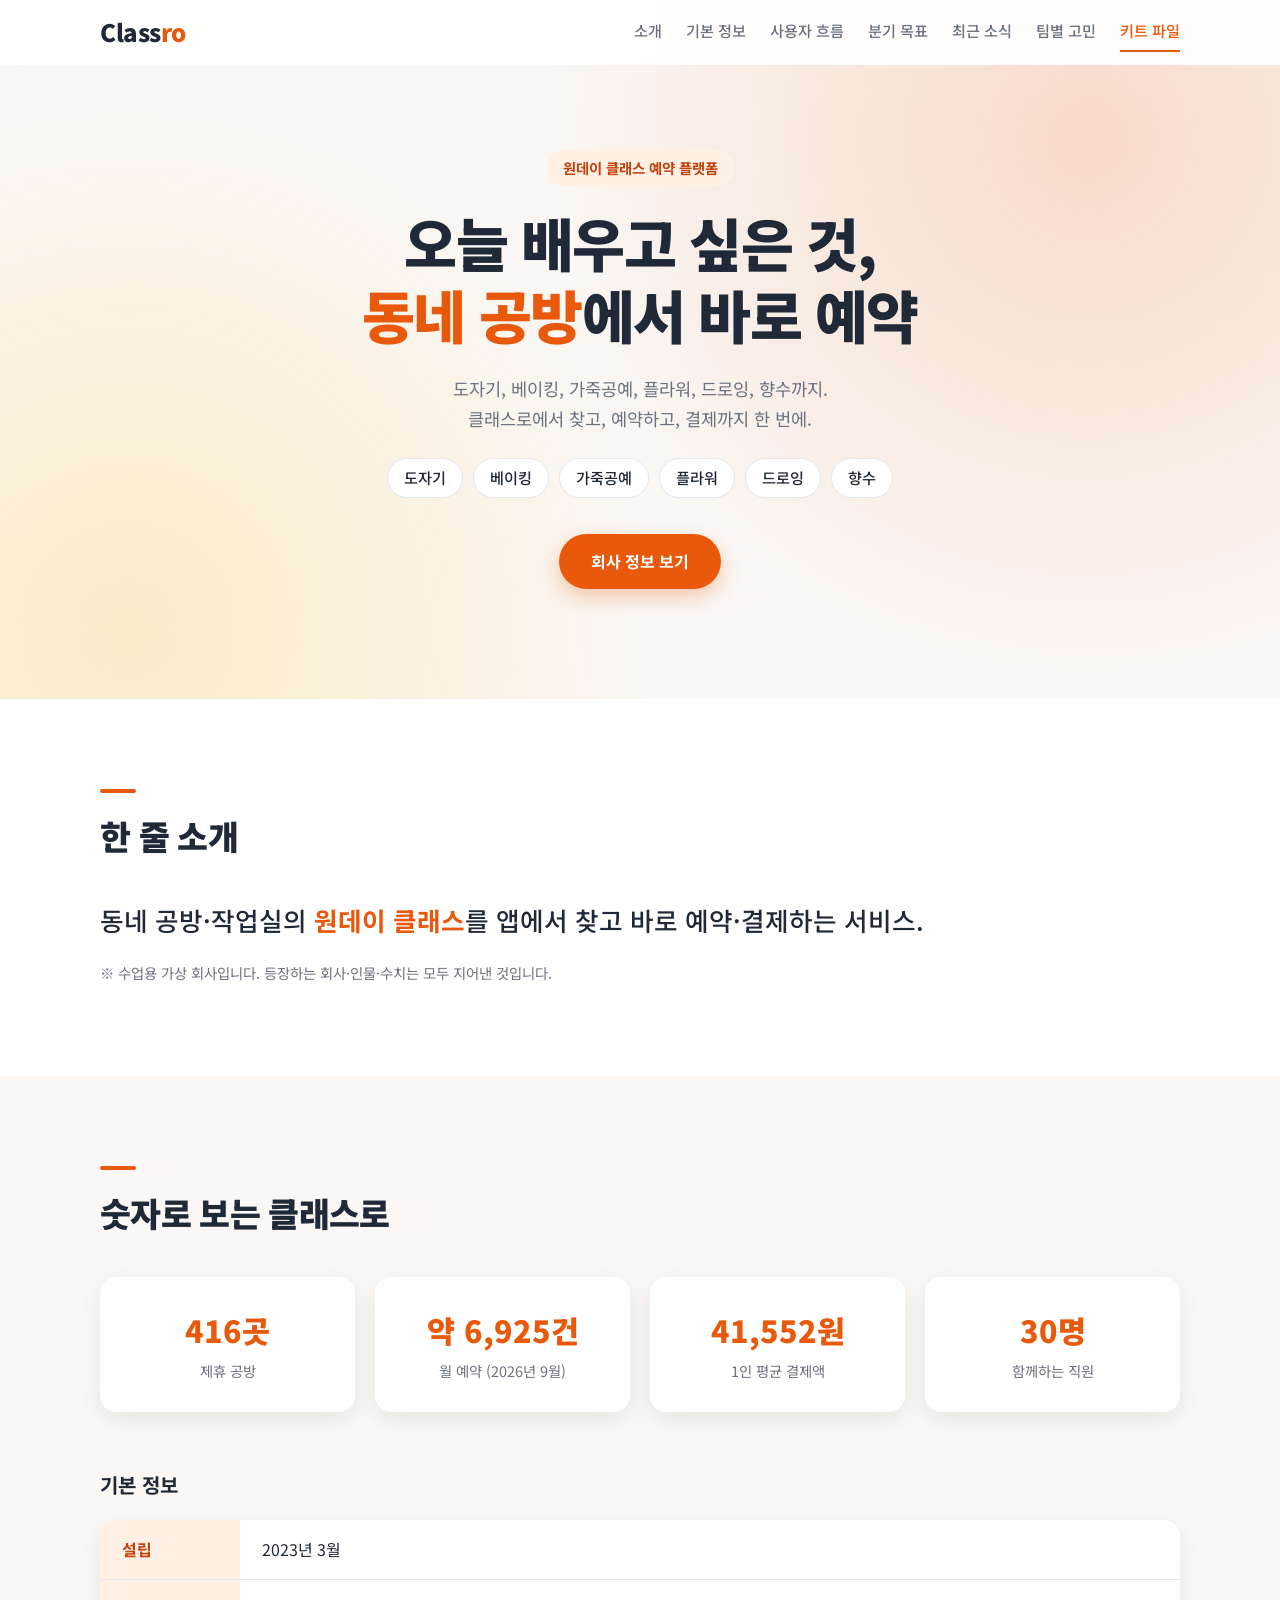
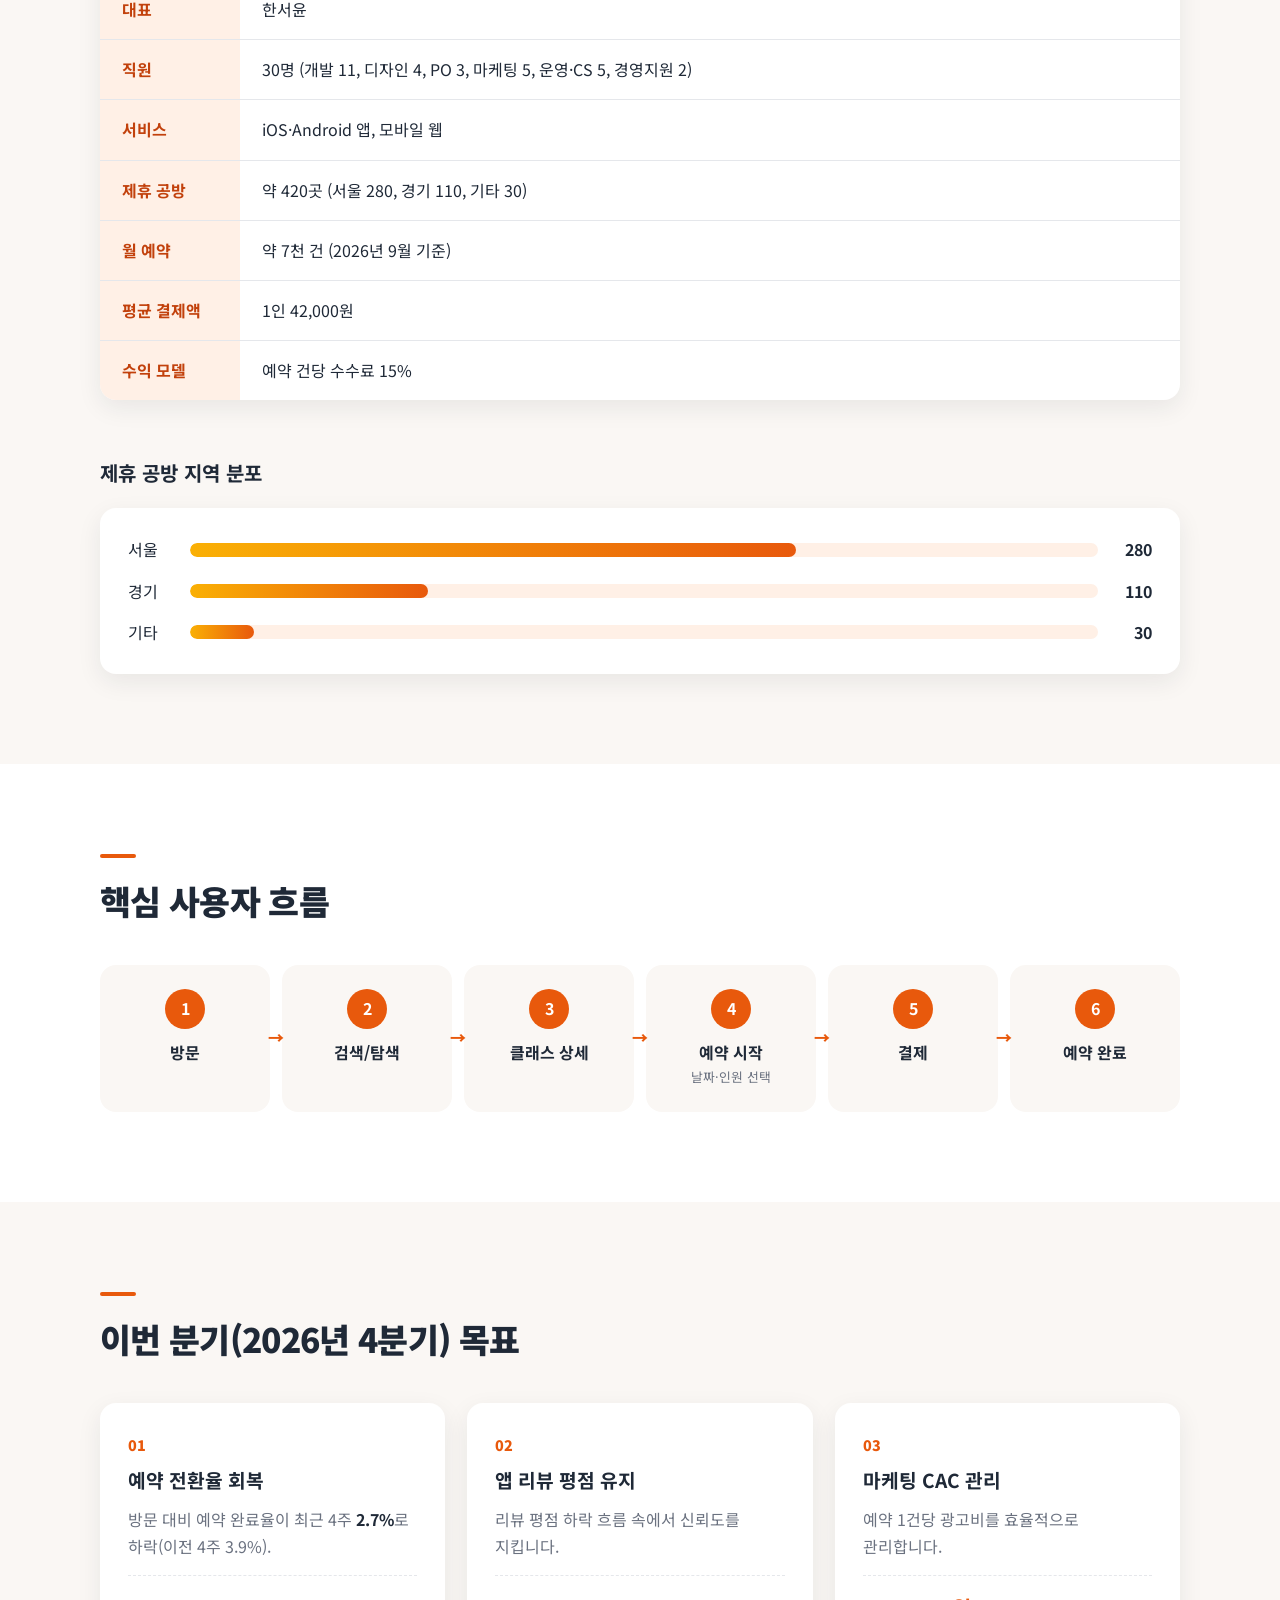
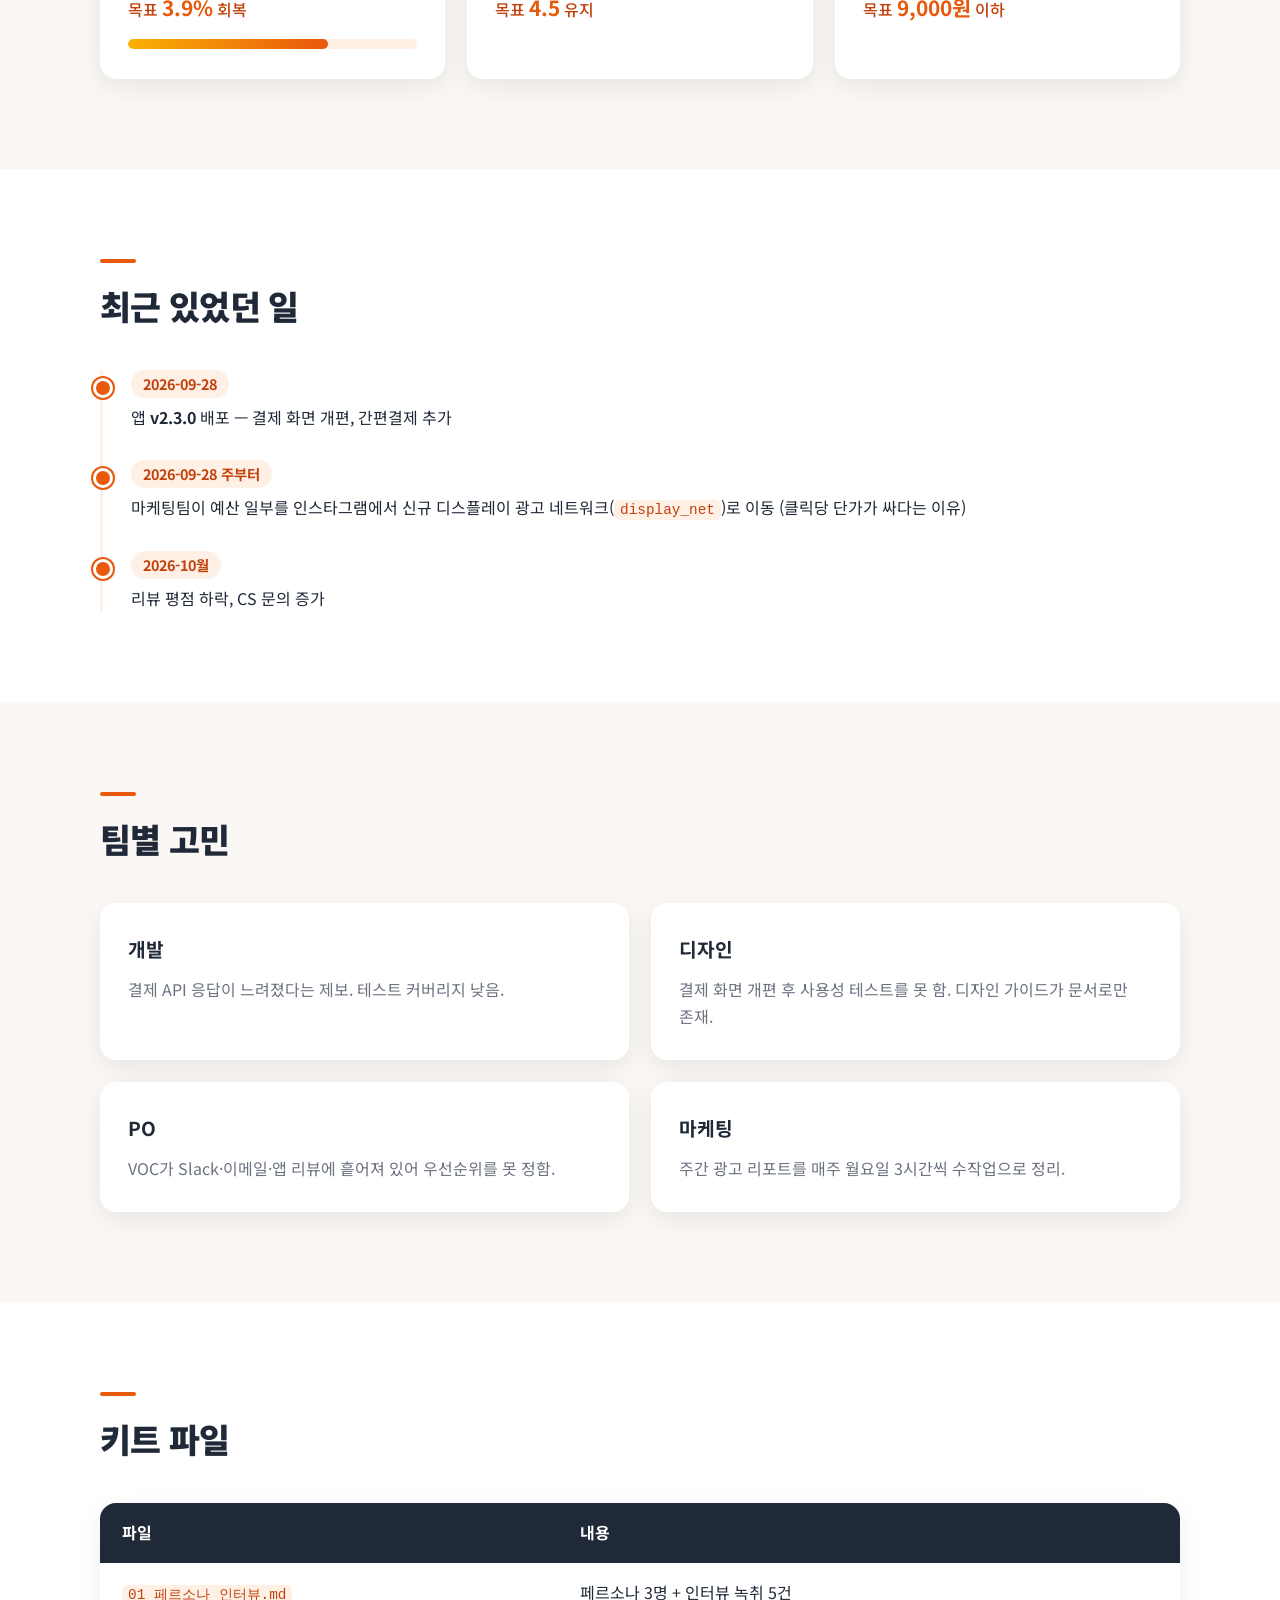
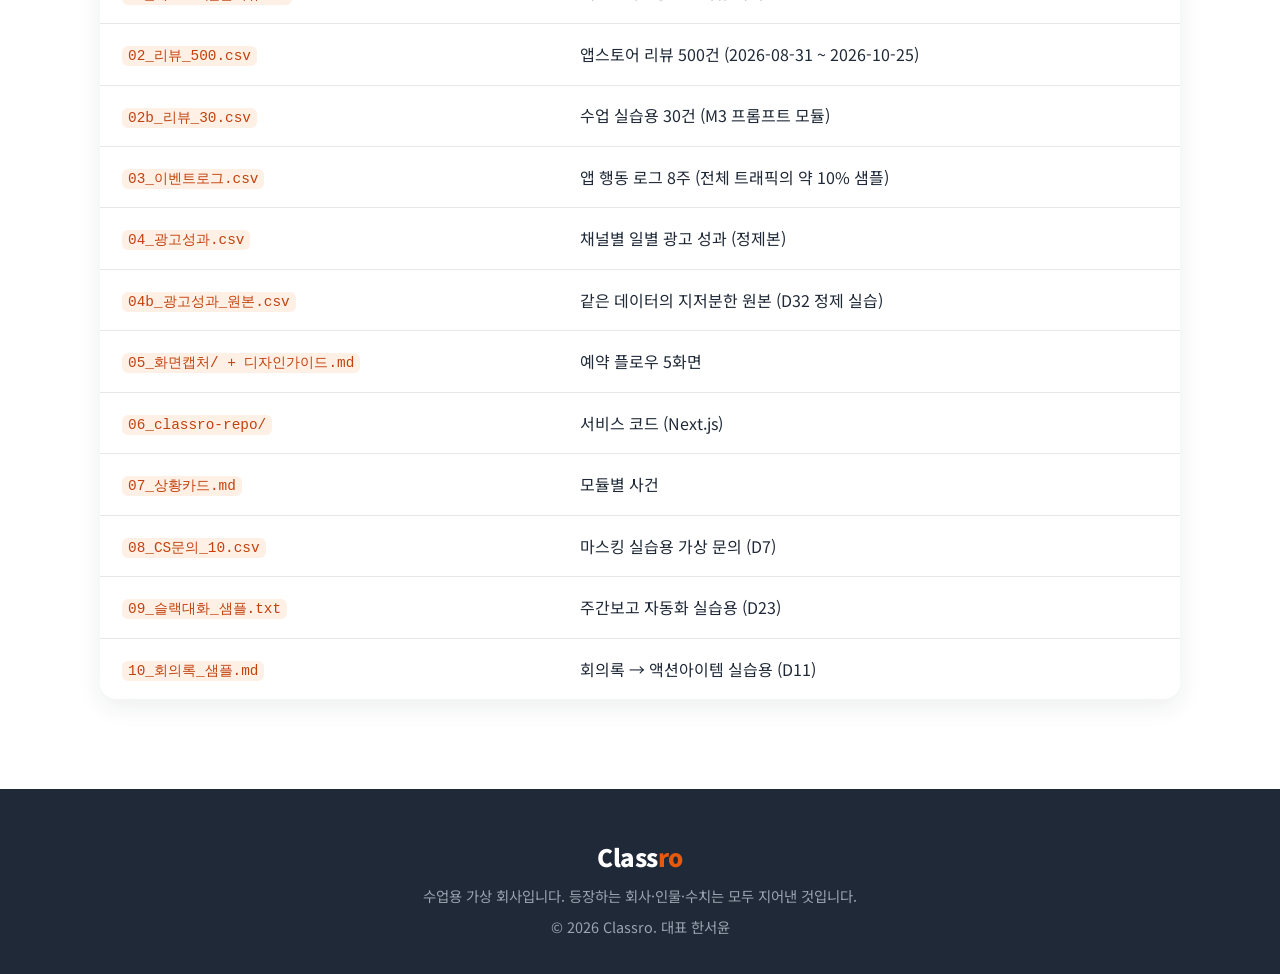
<file: index.html>
<!DOCTYPE html>
<html lang="ko">
<head>
  <meta charset="UTF-8">
  <meta name="viewport" content="width=device-width, initial-scale=1.0">
  <title>클래스로(Classro) - 원데이 클래스 예약 서비스</title>
  <meta name="description" content="동네 공방·작업실의 원데이 클래스를 앱에서 찾고 바로 예약·결제하는 서비스, 클래스로">
  <link rel="preconnect" href="https://fonts.googleapis.com">
  <link rel="preconnect" href="https://fonts.gstatic.com" crossorigin>
  <link href="https://fonts.googleapis.com/css2?family=Noto+Sans+KR:wght@400;500;700;900&display=swap" rel="stylesheet">
  <link rel="stylesheet" href="css/style.css">
</head>
<body>
  <header class="header" id="header">
    <div class="container header__inner">
      <a href="#top" class="logo">Class<span>ro</span></a>
      <button class="nav-toggle" id="navToggle" aria-label="메뉴 열기" aria-expanded="false">
        <span></span><span></span><span></span>
      </button>
      <nav class="nav" id="nav">
        <a href="#about">소개</a>
        <a href="#info">기본 정보</a>
        <a href="#flow">사용자 흐름</a>
        <a href="#goals">분기 목표</a>
        <a href="#news">최근 소식</a>
        <a href="#teams">팀별 고민</a>
        <a href="#kit">키트 파일</a>
      </nav>
    </div>
  </header>

  <main id="top">
    <section class="hero">
      <div class="container hero__inner">
        <p class="hero__badge">원데이 클래스 예약 플랫폼</p>
        <h1>오늘 배우고 싶은 것,<br><em>동네 공방</em>에서 바로 예약</h1>
        <p class="hero__desc">
          도자기, 베이킹, 가죽공예, 플라워, 드로잉, 향수까지.<br>
          클래스로에서 찾고, 예약하고, 결제까지 한 번에.
        </p>
        <div class="hero__tags">
          <span>도자기</span><span>베이킹</span><span>가죽공예</span>
          <span>플라워</span><span>드로잉</span><span>향수</span>
        </div>
        <a href="#info" class="btn">회사 정보 보기</a>
      </div>
    </section>

    <section class="section" id="about">
      <div class="container">
        <h2 class="section__title reveal">한 줄 소개</h2>
        <p class="lead reveal">
          동네 공방·작업실의 <strong>원데이 클래스</strong>를 앱에서 찾고 바로 예약·결제하는 서비스.
        </p>
        <p class="notice reveal">※ 수업용 가상 회사입니다. 등장하는 회사·인물·수치는 모두 지어낸 것입니다.</p>
      </div>
    </section>

    <section class="section section--alt" id="info">
      <div class="container">
        <h2 class="section__title reveal">숫자로 보는 클래스로</h2>
        <div class="stats">
          <div class="stat reveal">
            <strong data-count="420" data-suffix="곳">0</strong>
            <span>제휴 공방</span>
          </div>
          <div class="stat reveal">
            <strong data-count="7000" data-prefix="약 " data-suffix="건">0</strong>
            <span>월 예약 (2026년 9월)</span>
          </div>
          <div class="stat reveal">
            <strong data-count="42000" data-suffix="원">0</strong>
            <span>1인 평균 결제액</span>
          </div>
          <div class="stat reveal">
            <strong data-count="30" data-suffix="명">0</strong>
            <span>함께하는 직원</span>
          </div>
        </div>

        <h3 class="sub-title reveal">기본 정보</h3>
        <div class="table-wrap reveal">
          <table class="table">
            <tbody>
              <tr><th>설립</th><td>2023년 3월</td></tr>
              <tr><th>대표</th><td>한서윤</td></tr>
              <tr><th>직원</th><td>30명 (개발 11, 디자인 4, PO 3, 마케팅 5, 운영·CS 5, 경영지원 2)</td></tr>
              <tr><th>서비스</th><td>iOS·Android 앱, 모바일 웹</td></tr>
              <tr><th>제휴 공방</th><td>약 420곳 (서울 280, 경기 110, 기타 30)</td></tr>
              <tr><th>월 예약</th><td>약 7천 건 (2026년 9월 기준)</td></tr>
              <tr><th>평균 결제액</th><td>1인 42,000원</td></tr>
              <tr><th>수익 모델</th><td>예약 건당 수수료 15%</td></tr>
            </tbody>
          </table>
        </div>

        <h3 class="sub-title reveal">제휴 공방 지역 분포</h3>
        <div class="bars reveal">
          <div class="bar"><span>서울</span><div class="bar__track"><i style="--w:66.7%"></i></div><b>280</b></div>
          <div class="bar"><span>경기</span><div class="bar__track"><i style="--w:26.2%"></i></div><b>110</b></div>
          <div class="bar"><span>기타</span><div class="bar__track"><i style="--w:7.1%"></i></div><b>30</b></div>
        </div>
      </div>
    </section>

    <section class="section" id="flow">
      <div class="container">
        <h2 class="section__title reveal">핵심 사용자 흐름</h2>
        <ol class="steps">
          <li class="reveal"><b>1</b><span>방문</span></li>
          <li class="reveal"><b>2</b><span>검색/탐색</span></li>
          <li class="reveal"><b>3</b><span>클래스 상세</span></li>
          <li class="reveal"><b>4</b><span>예약 시작<small>날짜·인원 선택</small></span></li>
          <li class="reveal"><b>5</b><span>결제</span></li>
          <li class="reveal"><b>6</b><span>예약 완료</span></li>
        </ol>
      </div>
    </section>

    <section class="section section--alt" id="goals">
      <div class="container">
        <h2 class="section__title reveal">이번 분기(2026년 4분기) 목표</h2>
        <div class="cards cards--3">
          <article class="card reveal">
            <span class="card__num">01</span>
            <h3>예약 전환율 회복</h3>
            <p>방문 대비 예약 완료율이 최근 4주 <strong>2.7%</strong>로 하락(이전 4주 3.9%).</p>
            <p class="card__goal">목표 <strong>3.9%</strong> 회복</p>
            <div class="meter" aria-label="전환율 2.7%에서 3.9% 목표"><i style="--w:69%"></i></div>
          </article>
          <article class="card reveal">
            <span class="card__num">02</span>
            <h3>앱 리뷰 평점 유지</h3>
            <p>리뷰 평점 하락 흐름 속에서 신뢰도를 지킵니다.</p>
            <p class="card__goal">목표 <strong>4.5</strong> 유지</p>
          </article>
          <article class="card reveal">
            <span class="card__num">03</span>
            <h3>마케팅 CAC 관리</h3>
            <p>예약 1건당 광고비를 효율적으로 관리합니다.</p>
            <p class="card__goal">목표 <strong>9,000원</strong> 이하</p>
          </article>
        </div>
      </div>
    </section>

    <section class="section" id="news">
      <div class="container">
        <h2 class="section__title reveal">최근 있었던 일</h2>
        <ul class="timeline">
          <li class="reveal">
            <time>2026-09-28</time>
            <p>앱 <strong>v2.3.0</strong> 배포 — 결제 화면 개편, 간편결제 추가</p>
          </li>
          <li class="reveal">
            <time>2026-09-28 주부터</time>
            <p>마케팅팀이 예산 일부를 인스타그램에서 신규 디스플레이 광고 네트워크(<code>display_net</code>)로 이동 (클릭당 단가가 싸다는 이유)</p>
          </li>
          <li class="reveal">
            <time>2026-10월</time>
            <p>리뷰 평점 하락, CS 문의 증가</p>
          </li>
        </ul>
      </div>
    </section>

    <section class="section section--alt" id="teams">
      <div class="container">
        <h2 class="section__title reveal">팀별 고민</h2>
        <div class="cards cards--2">
          <article class="card reveal"><h3>개발</h3><p>결제 API 응답이 느려졌다는 제보. 테스트 커버리지 낮음.</p></article>
          <article class="card reveal"><h3>디자인</h3><p>결제 화면 개편 후 사용성 테스트를 못 함. 디자인 가이드가 문서로만 존재.</p></article>
          <article class="card reveal"><h3>PO</h3><p>VOC가 Slack·이메일·앱 리뷰에 흩어져 있어 우선순위를 못 정함.</p></article>
          <article class="card reveal"><h3>마케팅</h3><p>주간 광고 리포트를 매주 월요일 3시간씩 수작업으로 정리.</p></article>
        </div>
      </div>
    </section>

    <section class="section" id="kit">
      <div class="container">
        <h2 class="section__title reveal">키트 파일</h2>
        <div class="table-wrap reveal">
          <table class="table table--kit">
            <thead><tr><th>파일</th><th>내용</th></tr></thead>
            <tbody>
              <tr><td><code>01_페르소나_인터뷰.md</code></td><td>페르소나 3명 + 인터뷰 녹취 5건</td></tr>
              <tr><td><code>02_리뷰_500.csv</code></td><td>앱스토어 리뷰 500건 (2026-08-31 ~ 2026-10-25)</td></tr>
              <tr><td><code>02b_리뷰_30.csv</code></td><td>수업 실습용 30건 (M3 프롬프트 모듈)</td></tr>
              <tr><td><code>03_이벤트로그.csv</code></td><td>앱 행동 로그 8주 (전체 트래픽의 약 10% 샘플)</td></tr>
              <tr><td><code>04_광고성과.csv</code></td><td>채널별 일별 광고 성과 (정제본)</td></tr>
              <tr><td><code>04b_광고성과_원본.csv</code></td><td>같은 데이터의 지저분한 원본 (D32 정제 실습)</td></tr>
              <tr><td><code>05_화면캡처/ + 디자인가이드.md</code></td><td>예약 플로우 5화면</td></tr>
              <tr><td><code>06_classro-repo/</code></td><td>서비스 코드 (Next.js)</td></tr>
              <tr><td><code>07_상황카드.md</code></td><td>모듈별 사건</td></tr>
              <tr><td><code>08_CS문의_10.csv</code></td><td>마스킹 실습용 가상 문의 (D7)</td></tr>
              <tr><td><code>09_슬랙대화_샘플.txt</code></td><td>주간보고 자동화 실습용 (D23)</td></tr>
              <tr><td><code>10_회의록_샘플.md</code></td><td>회의록 → 액션아이템 실습용 (D11)</td></tr>
            </tbody>
          </table>
        </div>
      </div>
    </section>
  </main>

  <footer class="footer">
    <div class="container">
      <p class="logo logo--footer">Class<span>ro</span></p>
      <p>수업용 가상 회사입니다. 등장하는 회사·인물·수치는 모두 지어낸 것입니다.</p>
      <p>© 2026 Classro. 대표 한서윤</p>
    </div>
  </footer>

  <script src="js/main.js"></script>
</body>
</html>
</file>
<file: css/style.css>
:root {
  --primary: #e8590c;
  --primary-dark: #c2410c;
  --primary-soft: #fff0e6;
  --ink: #1f2937;
  --muted: #6b7280;
  --line: #e5e7eb;
  --bg: #ffffff;
  --bg-alt: #faf7f4;
  --radius: 16px;
  --shadow: 0 8px 24px rgba(31, 41, 55, 0.08);
}

* { box-sizing: border-box; margin: 0; padding: 0; }
html { scroll-behavior: smooth; scroll-padding-top: 72px; }
body {
  font-family: 'Noto Sans KR', system-ui, sans-serif;
  color: var(--ink);
  background: var(--bg);
  line-height: 1.7;
  word-break: keep-all;
}
a { color: inherit; text-decoration: none; }
ul, ol { list-style: none; }
code {
  font-family: ui-monospace, Consolas, monospace;
  font-size: 0.9em;
  background: var(--primary-soft);
  color: var(--primary-dark);
  padding: 2px 6px;
  border-radius: 6px;
}

.container { width: min(1080px, 100% - 40px); margin-inline: auto; }

/* Header */
.header {
  position: fixed; inset: 0 0 auto 0; z-index: 100;
  background: rgba(255, 255, 255, 0.9);
  backdrop-filter: blur(10px);
  border-bottom: 1px solid transparent;
  transition: border-color .2s, box-shadow .2s;
}
.header.is-scrolled { border-color: var(--line); box-shadow: 0 2px 12px rgba(0, 0, 0, 0.04); }
.header__inner { display: flex; align-items: center; justify-content: space-between; height: 64px; }
.logo { font-size: 1.5rem; font-weight: 900; letter-spacing: -0.02em; }
.logo span { color: var(--primary); }
.nav { display: flex; gap: 24px; font-size: 0.95rem; font-weight: 500; }
.nav a { color: var(--muted); padding: 6px 0; border-bottom: 2px solid transparent; transition: color .2s, border-color .2s; }
.nav a:hover, .nav a.is-active { color: var(--primary); border-color: var(--primary); }
.nav-toggle { display: none; background: none; border: 0; width: 40px; height: 40px; cursor: pointer; flex-direction: column; justify-content: center; gap: 5px; align-items: center; }
.nav-toggle span { display: block; width: 22px; height: 2px; background: var(--ink); transition: transform .2s, opacity .2s; }
.nav-toggle[aria-expanded="true"] span:nth-child(1) { transform: translateY(7px) rotate(45deg); }
.nav-toggle[aria-expanded="true"] span:nth-child(2) { opacity: 0; }
.nav-toggle[aria-expanded="true"] span:nth-child(3) { transform: translateY(-7px) rotate(-45deg); }

/* Hero */
.hero {
  padding: 150px 0 110px;
  background:
    radial-gradient(circle at 85% 20%, rgba(232, 89, 12, 0.18), transparent 45%),
    radial-gradient(circle at 10% 90%, rgba(250, 176, 5, 0.18), transparent 40%),
    var(--bg-alt);
  text-align: center;
}
.hero__badge {
  display: inline-block; padding: 6px 16px; border-radius: 999px;
  background: var(--primary-soft); color: var(--primary-dark);
  font-weight: 700; font-size: 0.9rem; margin-bottom: 20px;
}
.hero h1 { font-size: clamp(2rem, 5.5vw, 3.6rem); font-weight: 900; line-height: 1.25; letter-spacing: -0.03em; }
.hero h1 em { font-style: normal; color: var(--primary); }
.hero__desc { margin: 24px 0; color: var(--muted); font-size: 1.1rem; }
.hero__tags { display: flex; flex-wrap: wrap; gap: 10px; justify-content: center; margin-bottom: 36px; }
.hero__tags span { padding: 6px 16px; border-radius: 999px; background: #fff; border: 1px solid var(--line); font-weight: 500; font-size: 0.95rem; }
.btn {
  display: inline-block; padding: 14px 32px; border-radius: 999px;
  background: var(--primary); color: #fff; font-weight: 700;
  box-shadow: 0 8px 20px rgba(232, 89, 12, 0.3);
  transition: transform .2s, background .2s;
}
.btn:hover { background: var(--primary-dark); transform: translateY(-2px); }

/* Sections */
.section { padding: 90px 0; }
.section--alt { background: var(--bg-alt); }
.section__title { font-size: clamp(1.6rem, 3.5vw, 2.1rem); font-weight: 900; letter-spacing: -0.02em; margin-bottom: 36px; }
.section__title::before { content: ''; display: block; width: 36px; height: 4px; background: var(--primary); border-radius: 2px; margin-bottom: 14px; }
.sub-title { font-size: 1.25rem; font-weight: 700; margin: 56px 0 18px; }
.lead { font-size: clamp(1.2rem, 2.6vw, 1.6rem); font-weight: 500; line-height: 1.6; }
.lead strong { color: var(--primary); }
.notice { margin-top: 20px; color: var(--muted); font-size: 0.9rem; }

/* Stats */
.stats { display: grid; grid-template-columns: repeat(4, 1fr); gap: 20px; }
.stat { background: #fff; padding: 28px 20px; border-radius: var(--radius); box-shadow: var(--shadow); text-align: center; }
.stat strong { display: block; font-size: clamp(1.4rem, 2.6vw, 1.9rem); font-weight: 900; color: var(--primary); }
.stat span { color: var(--muted); font-size: 0.9rem; }

/* Tables */
.table-wrap { overflow-x: auto; background: #fff; border-radius: var(--radius); box-shadow: var(--shadow); }
.table { width: 100%; border-collapse: collapse; }
.table th, .table td { padding: 16px 22px; text-align: left; border-bottom: 1px solid var(--line); }
.table tr:last-child th, .table tr:last-child td { border-bottom: 0; }
.table tbody th { width: 140px; background: var(--primary-soft); color: var(--primary-dark); font-weight: 700; white-space: nowrap; }
.table--kit thead th { background: var(--ink); color: #fff; }
.table--kit td:first-child { white-space: nowrap; }

/* Bars */
.bars { display: grid; gap: 14px; background: #fff; padding: 28px; border-radius: var(--radius); box-shadow: var(--shadow); }
.bar { display: grid; grid-template-columns: 48px 1fr 40px; align-items: center; gap: 14px; }
.bar b { text-align: right; }
.bar__track { height: 14px; background: var(--primary-soft); border-radius: 999px; overflow: hidden; }
.bar__track i, .meter i { display: block; height: 100%; width: 0; background: linear-gradient(90deg, #fab005, var(--primary)); border-radius: 999px; transition: width 1.1s ease; }
.is-visible .bar__track i, .is-visible .meter i { width: var(--w); }

/* Steps */
.steps { display: grid; grid-template-columns: repeat(6, 1fr); gap: 12px; counter-reset: s; }
.steps li { position: relative; text-align: center; padding: 24px 8px; background: var(--bg-alt); border-radius: var(--radius); }
.steps li:not(:last-child)::after { content: '→'; position: absolute; right: -14px; top: 50%; transform: translateY(-50%); color: var(--primary); font-weight: 900; z-index: 1; }
.steps b { display: grid; place-items: center; width: 40px; height: 40px; margin: 0 auto 10px; border-radius: 50%; background: var(--primary); color: #fff; }
.steps span { font-weight: 700; display: block; }
.steps small { display: block; font-weight: 400; color: var(--muted); font-size: 0.8rem; }

/* Cards */
.cards { display: grid; gap: 22px; }
.cards--3 { grid-template-columns: repeat(3, 1fr); }
.cards--2 { grid-template-columns: repeat(2, 1fr); }
.card { background: #fff; padding: 30px 28px; border-radius: var(--radius); box-shadow: var(--shadow); transition: transform .25s; }
.card:hover { transform: translateY(-4px); }
.card h3 { font-size: 1.2rem; margin-bottom: 10px; }
.card p { color: var(--muted); }
.card strong { color: var(--ink); }
.card__num { display: block; font-size: 0.9rem; font-weight: 900; color: var(--primary); margin-bottom: 6px; }
.card .card__goal { margin-top: 14px; padding-top: 14px; border-top: 1px dashed var(--line); color: var(--primary-dark); font-weight: 500; }
.card .card__goal strong { color: var(--primary); font-size: 1.3rem; }
.meter { height: 10px; margin-top: 14px; background: var(--primary-soft); border-radius: 999px; overflow: hidden; }

/* Timeline */
.timeline { position: relative; padding-left: 28px; border-left: 3px solid var(--primary-soft); display: grid; gap: 28px; }
.timeline li { position: relative; }
.timeline li::before { content: ''; position: absolute; left: -38px; top: 8px; width: 14px; height: 14px; border-radius: 50%; background: var(--primary); border: 3px solid #fff; box-shadow: 0 0 0 2px var(--primary); }
.timeline time { display: inline-block; font-weight: 700; color: var(--primary-dark); background: var(--primary-soft); padding: 2px 12px; border-radius: 999px; font-size: 0.9rem; margin-bottom: 6px; }

/* Footer */
.footer { background: var(--ink); color: #9ca3af; padding: 48px 0; text-align: center; font-size: 0.9rem; }
.footer .container { display: grid; gap: 6px; }
.logo--footer { color: #fff; }

/* Reveal */
.reveal { opacity: 0; transform: translateY(24px); transition: opacity .7s ease, transform .7s ease; }
.reveal.is-visible { opacity: 1; transform: none; }
.no-js .reveal { opacity: 1; transform: none; }

@media (prefers-reduced-motion: reduce) {
  html { scroll-behavior: auto; }
  .reveal { transition: none; opacity: 1; transform: none; }
  .bar__track i, .meter i { transition: none; }
}

/* Responsive */
@media (max-width: 900px) {
  .stats { grid-template-columns: repeat(2, 1fr); }
  .cards--3 { grid-template-columns: 1fr; }
  .steps { grid-template-columns: repeat(3, 1fr); }
  .steps li::after { display: none; }
}
@media (max-width: 768px) {
  .nav-toggle { display: flex; }
  .nav {
    position: absolute; top: 64px; left: 0; right: 0;
    flex-direction: column; gap: 0; background: #fff;
    border-bottom: 1px solid var(--line);
    max-height: 0; overflow: hidden; transition: max-height .3s;
  }
  .nav.is-open { max-height: 420px; }
  .nav a { padding: 14px 20px; border: 0; }
  .cards--2 { grid-template-columns: 1fr; }
  .section { padding: 64px 0; }
  .hero { padding: 120px 0 80px; }
  .table th, .table td { padding: 12px 14px; }
  .table tbody th { width: 90px; }
}
@media (max-width: 480px) {
  .steps { grid-template-columns: repeat(2, 1fr); }
}
</file>
